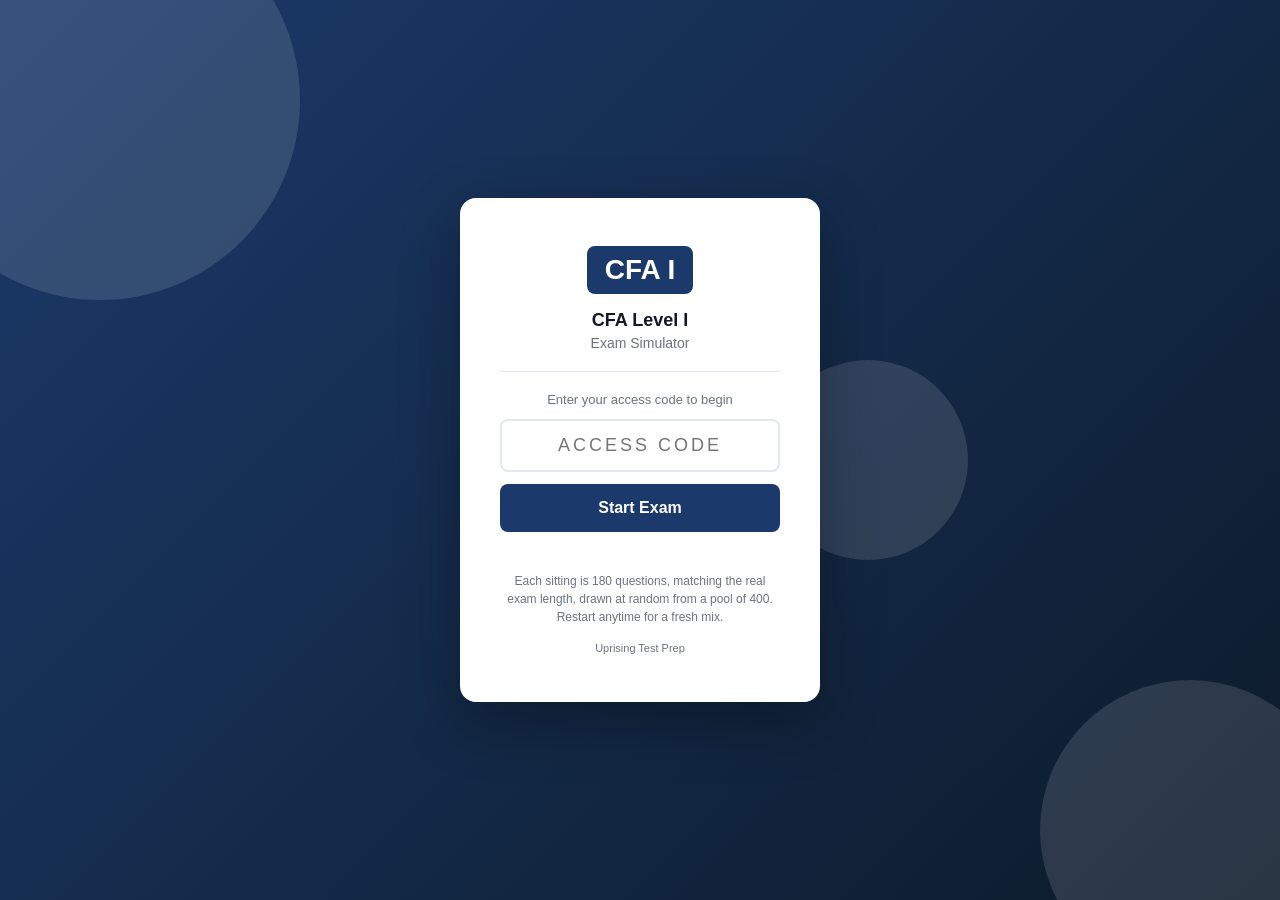
<file: index.html>
<!DOCTYPE html>
<html lang="en">
<head>
  <meta charset="UTF-8" />
  <meta name="viewport" content="width=device-width, initial-scale=1.0, viewport-fit=cover" />
  <meta name="apple-mobile-web-app-capable" content="yes" />
  <meta name="apple-mobile-web-app-status-bar-style" content="black-translucent" />
  <title>CFA Level I Exam Simulator</title>
  <link rel="stylesheet" href="style.css" />
</head>
<body>

<div id="access-gate">
  <div class="gate-bg-shapes">
    <div class="shape shape-1"></div>
    <div class="shape shape-2"></div>
    <div class="shape shape-3"></div>
  </div>
  <div class="gate-card">
    <div class="gate-logo">
      <div class="logo-badge">CFA I</div>
    </div>
    <h1 class="gate-title">CFA Level I</h1>
    <p class="gate-subtitle">Exam Simulator</p>
    <div class="gate-divider"></div>
    <p class="gate-instruction">Enter your access code to begin</p>
    <input type="text" id="access-code-input" class="gate-input"
           placeholder="Access Code" autocomplete="off"
           maxlength="20" spellcheck="false" />
    <button id="access-btn" class="gate-btn">Start Exam</button>
    <p id="access-error" class="gate-error"></p>
    <p class="gate-pool-note">Each sitting is 180 questions, matching the real exam length, drawn at random from a pool of 400. Restart anytime for a fresh mix.</p>
    <p class="gate-hint">Uprising Test Prep</p>
  </div>
</div>

<div id="app" style="display:none">
  <header class="top-bar">
    <div class="bar-left">
      <span class="bar-logo">CFA I</span>
      <span class="bar-title">Exam Simulator</span>
    </div>
    <div class="bar-right">
      <span class="bar-timer" id="timer-display">--:--</span>
      <button class="bar-btn" id="flag-btn">Flag</button>
      <button class="bar-btn bar-btn-primary" id="submit-btn">
        <span class="btn-full">Submit Exam</span>
        <span class="btn-short">Submit</span>
      </button>
    </div>
  </header>

  <div class="progress-strip">
    <div class="progress-bar" id="progress-bar"></div>
  </div>

  <main class="exam-main">
    <div class="question-panel">
      <div class="q-meta">
        <span id="q-counter"></span>
        <span id="q-domain" class="q-domain-tag"></span>
        <span id="q-flag-indicator" class="flag-chip" style="display:none">Flagged</span>
      </div>
      <!-- Shared text for a linked cluster (a clinical case, a reading
           passage). It sits ABOVE the stem, which is the one thing that
           legitimately precedes it, and repeats on every question in the
           cluster so nobody has to page backwards. -->
      <div id="q-cluster-wrap" class="cluster-wrap" style="display:none"></div>
      <p id="question-text" class="q-text"></p>
      <!-- The picture sits BELOW the question text so the simulator matches
           the printed book exactly: stem, then picture, then options. They
           used to disagree (book put the picture under the stem, simulator put
           it above), so no single wording could be true in both places, and
           184 of MLPAO's 185 image questions said "shown above" while the
           book printed the picture below the sentence. Write stems with
           neutral wording ("the strip shown", "the diagram shows") and this
           whole class of bug cannot come back. -->
      <div id="q-image-wrap" style="display:none; margin-bottom:14px;"></div>
      <div id="options-list" class="options-list"></div>
      <div id="explanation-box" class="explanation-box" style="display:none">
        <div class="explanation-label">Explanation</div>
        <p id="explanation-text" class="explanation-text"></p>
      </div>
    </div>
    <div class="nav-bar">
      <button class="nav-btn" id="prev-btn">&#8592; Prev</button>
      <button class="nav-btn nav-btn-map" id="map-btn">Question Map</button>
      <button class="nav-btn nav-btn-next" id="next-btn">Next &#8594;</button>
    </div>
  </main>
</div>

<!-- Question Map Modal -->
<div id="map-modal" style="display:none">
  <div class="map-backdrop" id="map-backdrop"></div>
  <div class="map-panel">
    <div class="map-header">
      <span class="map-title">Question Map</span>
      <button id="map-close" class="map-close-btn">&#x2715; Close</button>
    </div>
    <div class="map-legend">
      <span class="leg-item"><span class="leg-swatch leg-answered"></span>Answered</span>
      <span class="leg-item"><span class="leg-swatch leg-flagged"></span>Flagged</span>
      <span class="leg-item"><span class="leg-swatch leg-unanswered"></span>Unanswered</span>
    </div>
    <div id="q-grid" class="q-grid"></div>
  </div>
</div>

<div id="results-screen" style="display:none">
  <div class="results-card">
    <div class="res-header">
      <div class="res-badge">CFA I</div>
      <h2 id="res-status" class="res-status"></h2>
      <p id="res-score" class="res-score"></p>
    </div>
    <div id="res-domains" class="res-domains"></div>
    <p class="mode-pool-note">This sitting drew 180 questions from a pool of 400 simulator questions. Restart for a fresh mix, or see the printed book for the full question bank.</p>
    <button id="res-review-btn" class="res-btn">Review Answers</button>
    <button id="res-restart-btn" class="res-btn res-btn-secondary">Restart</button>
  </div>
</div>

<script src="questions.js"></script>
<script src="app.js"></script>
</body>
</html>
</file>
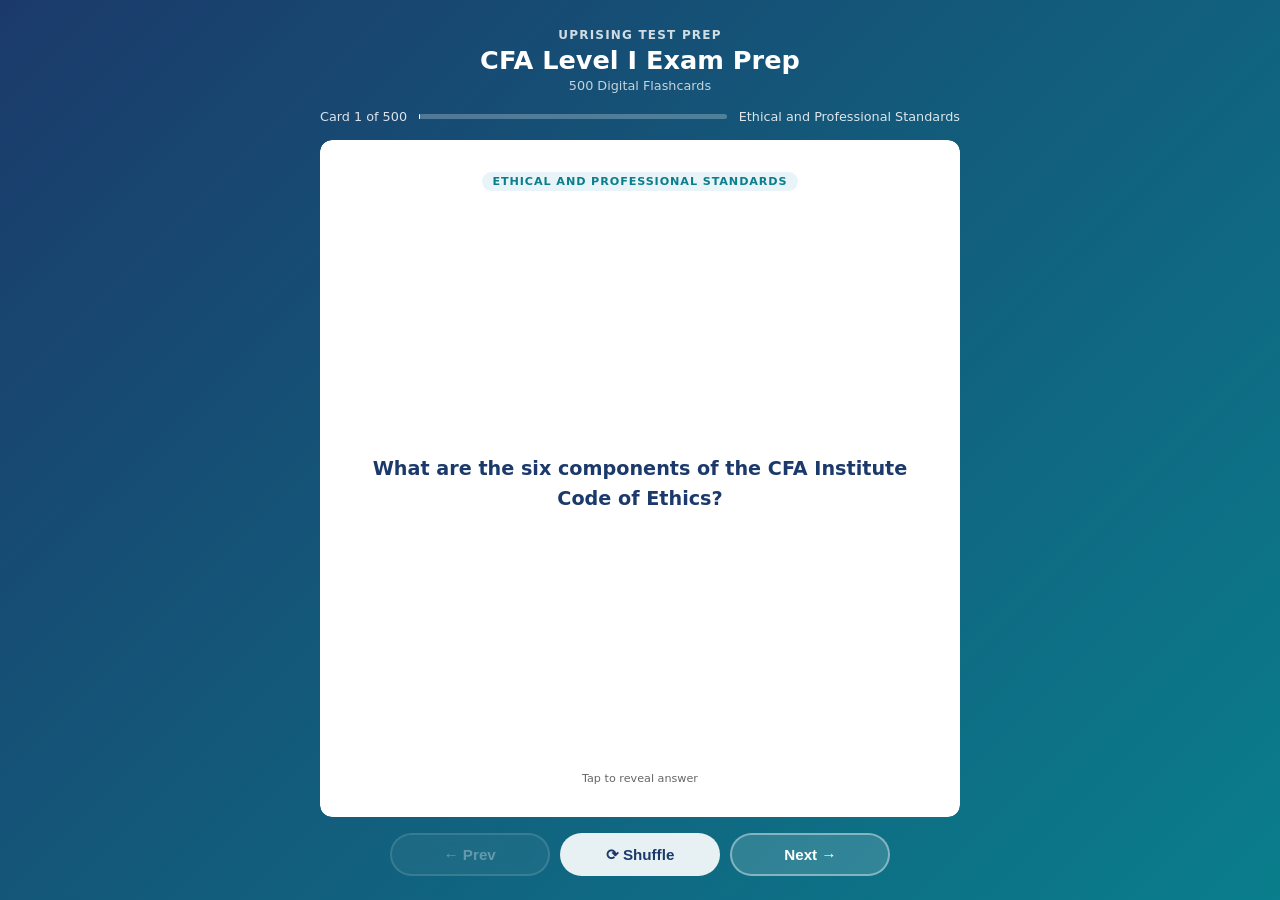
<file: flashcards/index.html>
<!DOCTYPE html>
<html lang="en">
<head>
  <meta charset="UTF-8">
  <meta name="viewport" content="width=device-width, initial-scale=1.0">
  <title>CFA Level I Exam Prep: Flashcards</title>
  <style>
    :root {
      --blue:   #1B3A6B;
      --teal:   #0A7E8C;
      --ltblue: #E8F4F8;
      --white:  #FFFFFF;
      --text:   #1A1A1A;
      --muted:  #666;
      --radius: 12px;
    }
    * { box-sizing: border-box; margin: 0; padding: 0; }
    html, body { height: 100%; }
    body {
      font-family: 'Segoe UI', system-ui, sans-serif;
      background: linear-gradient(135deg, var(--blue) 0%, var(--teal) 100%);
      /* Pinned, not min-height: the page must never grow, or the controls
         get pushed below the fold on iOS where 100dvh and height:100%
         disagree. The height:100% rule above is the pre-dvh fallback. */
      height: 100dvh;
      max-height: 100dvh;
      overflow: hidden;
      display: flex;
      flex-direction: column;
      align-items: center;
      padding: 1.25rem 1rem 1rem;
      gap: 0.75rem;
      overflow-x: hidden;
    }
    header { text-align: center; color: #fff; flex-shrink: 0; }
    header .brand { font-size: 0.75rem; font-weight: 700; letter-spacing: 0.1em; opacity: 0.8; text-transform: uppercase; }
    header h1 { font-size: 1.3rem; font-weight: 800; margin-top: 0.2rem; }
    header .subtitle { font-size: 0.8rem; opacity: 0.75; margin-top: 0.15rem; }
    #progress-info {
      display: flex; align-items: center; gap: 0.75rem;
      color: rgba(255,255,255,0.85); font-size: 0.8rem;
      flex-shrink: 0; width: 100%; max-width: 640px;
    }
    #progress-bar-track {
      flex: 1; background: rgba(255,255,255,0.25);
      border-radius: 4px; height: 5px;
    }
    #progress-bar-fill { height: 100%; background: #fff; border-radius: 4px; transition: width 0.3s; }
    .card-scene {
      width: 100%; max-width: 640px;
      perspective: 1200px;
      cursor: pointer;
      flex: 1; min-height: 0;
      display: flex; flex-direction: column;
    
      /* WebKit does not clip overflow inside a preserve-3d context, so the
         answer pane's own clip is dropped and a long answer paints over the
         Prev/Next row. This element only sets the perspective and is NOT
         itself in the 3D context, so its clip is honoured in every engine. */
      overflow: hidden;
      border-radius: var(--radius);
    }
    .card-inner {
      position: relative; width: 100%;
      flex: 1; min-height: 0;
      transition: transform 0.55s cubic-bezier(.4,0,.2,1);
      transform-style: preserve-3d;
    }
    .card-scene.flipped .card-inner { transform: rotateY(180deg); }
    .card-face {
      position: absolute; inset: 0;
      backface-visibility: hidden; -webkit-backface-visibility: hidden;
      border-radius: var(--radius);
      display: flex; flex-direction: column;
      padding: 1.5rem 1.75rem;
      box-shadow: 0 12px 40px rgba(0,0,0,0.2);
      overflow: hidden;
    
      /* Painting through a mask forces WebKit to allocate a real clipping
         layer for a 3D-transformed element, which is what makes the
         overflow:hidden and the rounded corners above actually apply. */
      -webkit-mask-image: -webkit-radial-gradient(#fff, #000);
              mask-image: radial-gradient(#fff, #000);
    }
    .card-front { background: var(--white); align-items: center; justify-content: center; }
    .card-back  { background: var(--ltblue); transform: rotateY(180deg); }
    .card-badge {
      font-size: 0.7rem; font-weight: 700; text-transform: uppercase;
      letter-spacing: 0.08em;
      background: var(--ltblue); color: var(--teal);
      padding: 0.2rem 0.65rem; border-radius: 20px;
      margin-bottom: 0.85rem; flex-shrink: 0;
    }
    .card-back .card-badge { background: rgba(10,126,140,0.12); }
    .card-front .q-text {
      font-size: 1.1rem; font-weight: 600; color: var(--blue); line-height: 1.55;
      text-align: center; overflow-y: auto; flex: 1;
      display: flex; align-items: center; justify-content: center;
      scrollbar-width: thin; scrollbar-color: rgba(27,58,107,0.3) transparent;
    }
    .card-back .a-label { font-size: 0.7rem; font-weight: 700; color: var(--teal); text-transform: uppercase; letter-spacing: 0.08em; margin-bottom: 0.4rem; flex-shrink: 0; }
    .card-back .a-text  {
      font-size: 0.975rem; color: var(--text); line-height: 1.65;
      overflow-y: auto; flex: 1; min-height: 0; padding-right: 4px;
      scrollbar-width: thin; scrollbar-color: rgba(10,126,140,0.4) transparent;
    
      -webkit-overflow-scrolling: touch;
      overscroll-behavior: contain;
    }
    .card-back .a-text::-webkit-scrollbar { width: 4px; }
    .card-back .a-text::-webkit-scrollbar-track { background: transparent; }
    .card-back .a-text::-webkit-scrollbar-thumb { background: rgba(10,126,140,0.4); border-radius: 4px; }
    .tap-hint { flex-shrink: 0; margin-top: 0.6rem; font-size: 0.7rem; color: var(--muted); text-align: center; }
    .card-back .tap-hint { color: var(--teal); opacity: 0.7; }
    .controls {
      display: flex; gap: 0.65rem; flex-wrap: nowrap;
      justify-content: center; flex-shrink: 0;
      width: 100%; max-width: 640px;
      padding-bottom: env(safe-area-inset-bottom, 0px);
    }
    .btn {
      padding: 0.6rem 1.2rem; border-radius: 50px;
      border: 2px solid rgba(255,255,255,0.4);
      background: rgba(255,255,255,0.15); color: #fff;
      font-weight: 700; font-size: 0.875rem; cursor: pointer;
      transition: all 0.2s; backdrop-filter: blur(4px);
      white-space: nowrap; flex: 1; max-width: 160px;
    }
    .btn:hover { background: rgba(255,255,255,0.3); border-color: rgba(255,255,255,0.7); }
    .btn:active { transform: scale(0.96); }
    .btn:disabled { opacity: 0.35; cursor: not-allowed; }
    .btn.btn-primary { background: rgba(255,255,255,0.9); color: var(--blue); border-color: transparent; }
    .btn.btn-primary:hover { background: #fff; }
    #loading { color: rgba(255,255,255,0.8); font-size: 1rem; text-align: center; padding: 3rem; flex: 1; }
    @media (min-width: 768px) {
      body { padding: 1.75rem 1.5rem 1.5rem; gap: 1rem; }
      header h1 { font-size: 1.6rem; }
      .card-face { padding: 2rem 2.5rem; }
      .card-front .q-text { font-size: 1.2rem; }
      .card-back .a-text { font-size: 1.05rem; }
      .btn { font-size: 0.95rem; padding: 0.65rem 1.4rem; }
    }
    @media (max-width: 380px) {
      body { padding: 0.75rem; gap: 0.5rem; }
      header .brand { font-size: 0.65rem; }
      header h1 { font-size: 1.1rem; }
      header .subtitle { display: none; }
      .card-face { padding: 1rem 1.1rem; }
      .card-front .q-text { font-size: 0.975rem; }
      .card-back .a-text { font-size: 0.875rem; }
      .btn { font-size: 0.8rem; padding: 0.5rem 0.75rem; }
    }
  </style>
</head>
<body>
<header>
  <div class="brand">Uprising Test Prep</div>
  <h1>CFA Level I Exam Prep</h1>
  <div class="subtitle">500 Digital Flashcards</div>
</header>
<div id="progress-info">
  <span id="card-counter">Card 1 of 500</span>
  <div id="progress-bar-track"><div id="progress-bar-fill" style="width:0%"></div></div>
  <span id="domain-label"></span>
</div>
<div id="loading">Loading flashcards...</div>
<div class="card-scene" id="card-scene" style="display:none" onclick="flipCard()">
  <div class="card-inner" id="card-inner">
    <div class="card-face card-front">
      <div class="card-badge" id="front-badge"></div>
      <div class="q-text" id="q-text"></div>
      <div class="tap-hint">Tap to reveal answer</div>
    </div>
    <div class="card-face card-back">
      <div class="card-badge" id="back-badge">Answer</div>
      <div class="a-label">Answer</div>
      <div class="a-text" id="a-text"></div>
      <div class="tap-hint">Tap to flip back</div>
    </div>
  </div>
</div>
<div class="controls" id="controls" style="display:none">
  <button class="btn" id="prev-btn" onclick="event.stopPropagation();move(-1)" disabled>&#8592; Prev</button>
  <button class="btn btn-primary" onclick="event.stopPropagation();shuffleCards()">&#10227; Shuffle</button>
  <button class="btn" id="next-btn" onclick="event.stopPropagation();move(1)">Next &#8594;</button>
</div>
<script>
const DOMAIN_LABELS = {
  ethical_and_professional_standards: "Ethical and Professional Standards",
  quantitative_methods: "Quantitative Methods",
  economics: "Economics",
  financial_statement_analysis: "Financial Statement Analysis",
  corporate_issuers: "Corporate Issuers",
  equity_investments: "Equity Investments",
  fixed_income: "Fixed Income",
  derivatives: "Derivatives",
  alternative_investments: "Alternative Investments",
  portfolio_management: "Portfolio Management",
};
let cards   = [];
let current = 0;
async function init() {
  try {
    const res = await fetch('flashcards.json');
    if (!res.ok) throw new Error('Network error');
    cards = await res.json();
    document.getElementById('loading').style.display    = 'none';
    document.getElementById('card-scene').style.display = 'flex';
    document.getElementById('controls').style.display   = 'flex';
    show();
  } catch (e) {
    document.getElementById('loading').textContent = 'Error loading flashcards. Please try refreshing.';
  }
}
function domainLabel(key) {
  return DOMAIN_LABELS[key] || key.replace(/_/g, ' ').replace(/\b\w/g, c => c.toUpperCase());
}
function show() {
  const c = cards[current];
  document.getElementById('card-scene').classList.remove('flipped');
  document.getElementById('a-text').scrollTop = 0;
  const label = domainLabel(c.domain || c.chapter || '');
  document.getElementById('q-text').textContent       = c.front;
  document.getElementById('a-text').textContent       = c.back;
  document.getElementById('front-badge').textContent  = label;
  document.getElementById('back-badge').textContent   = label;
  document.getElementById('card-counter').textContent = `Card ${current+1} of ${cards.length}`;
  document.getElementById('domain-label').textContent = label;
  document.getElementById('progress-bar-fill').style.width = `${((current+1)/cards.length*100).toFixed(1)}%`;
  document.getElementById('prev-btn').disabled = current === 0;
  document.getElementById('next-btn').disabled = current === cards.length - 1;
}
function flipCard() { document.getElementById('card-scene').classList.toggle('flipped'); }
function move(dir) {
  const next = current + dir;
  if (next < 0 || next >= cards.length) return;
  current = next; show();
}
function shuffleCards() {
  for (let i = cards.length - 1; i > 0; i--) {
    const j = Math.floor(Math.random() * (i+1));
    [cards[i], cards[j]] = [cards[j], cards[i]];
  }
  current = 0; show();
}
document.addEventListener('keydown', e => {
  if (e.key === 'ArrowRight' || e.key === 'ArrowDown') move(1);
  else if (e.key === 'ArrowLeft' || e.key === 'ArrowUp') move(-1);
  else if (e.key === ' ' || e.key === 'Enter') { e.preventDefault(); flipCard(); }
});
init();
</script>
</body>
</html>
</file>
<file: style.css>
/* CFA1 Exam Simulator, Styles */
:root {
  --primary:   #1B3A6B;
  --pass:      #059669;
  --fail:      #DC2626;
  --bg:        #F3F4F8;
  --card:      #FFFFFF;
  --border:    #E2E8F0;
  --text:      #111827;
  --muted:     #6B7280;
  --radius:    10px;
}
*, *::before, *::after { box-sizing: border-box; margin: 0; padding: 0; }
body {
  font-family: -apple-system, BlinkMacSystemFont, "Segoe UI", sans-serif;
  background: var(--bg);
  color: var(--text);
  height: 100vh;
  height: 100dvh;
  overflow: hidden;
  -webkit-text-size-adjust: 100%;
}

/* ── Access Gate ─────────────────────────────────────────────────────────── */
#access-gate {
  display: flex;
  align-items: center;
  justify-content: center;
  height: 100vh;
  height: 100dvh;
  background: linear-gradient(135deg, var(--primary) 0%, #0d1b2a 100%);
  position: relative;
  overflow: hidden;
  padding: 20px;
  padding-top: max(20px, env(safe-area-inset-top));
  padding-bottom: max(20px, env(safe-area-inset-bottom));
}
.gate-bg-shapes { position: absolute; inset: 0; pointer-events: none; }
.shape { position: absolute; border-radius: 50%; opacity: .12; background: #fff; }
.shape-1 { width: 400px; height: 400px; top: -100px; left: -100px; }
.shape-2 { width: 300px; height: 300px; bottom: -80px; right: -60px; }
.shape-3 { width: 200px; height: 200px; top: 40%; left: 60%; }
.gate-card {
  background: #fff;
  border-radius: 16px;
  padding: 48px 40px;
  text-align: center;
  width: 100%;
  max-width: 360px;
  position: relative;
  z-index: 1;
  box-shadow: 0 20px 60px rgba(0,0,0,.3);
}
.logo-badge {
  display: inline-block;
  background: var(--primary);
  color: #fff;
  font-weight: 800;
  font-size: 28px;
  padding: 8px 18px;
  border-radius: 8px;
}
.gate-title { font-size: 18px; font-weight: 700; margin-top: 16px; color: var(--text); }
.gate-subtitle { color: var(--muted); font-size: 14px; margin-top: 4px; }
.gate-divider { height: 1px; background: var(--border); margin: 20px 0; }
.gate-instruction { font-size: 13px; color: var(--muted); margin-bottom: 12px; }
.gate-input {
  width: 100%;
  padding: 14px 16px;
  border: 2px solid var(--border);
  border-radius: 8px;
  font-size: 18px;
  text-align: center;
  text-transform: uppercase;
  letter-spacing: 3px;
  outline: none;
}
.gate-input:focus { border-color: var(--primary); }
.gate-btn {
  width: 100%;
  margin-top: 12px;
  padding: 15px;
  background: var(--primary);
  color: #fff;
  border: none;
  border-radius: 8px;
  font-size: 16px;
  font-weight: 600;
  cursor: pointer;
  -webkit-tap-highlight-color: transparent;
}
.gate-btn:hover { opacity: .9; }
.gate-error { color: var(--fail); font-size: 13px; margin-top: 8px; min-height: 18px; }
.gate-pool-note { color: var(--muted); font-size: 12px; margin-top: 14px; line-height: 1.5; }
.gate-hint { color: var(--muted); font-size: 11px; margin-top: 16px; }
.mode-pool-note { color: var(--muted); font-size: 13px; margin: 10px 0 18px; line-height: 1.5; }

/* ── App shell ───────────────────────────────────────────────────────────── */
#app {
  display: flex;
  flex-direction: column;
  height: 100vh;
  height: 100dvh;
  padding-top: env(safe-area-inset-top);
}
.top-bar {
  display: flex;
  justify-content: space-between;
  align-items: center;
  background: var(--primary);
  color: #fff;
  padding: 0 20px;
  padding-left: max(20px, env(safe-area-inset-left));
  padding-right: max(20px, env(safe-area-inset-right));
  height: 52px;
  flex-shrink: 0;
  gap: 8px;
}
.bar-left { display: flex; align-items: center; gap: 8px; min-width: 0; }
.bar-logo { font-weight: 800; font-size: 18px; flex-shrink: 0; }
.bar-title { font-size: 14px; opacity: .8; white-space: nowrap; overflow: hidden; text-overflow: ellipsis; }
.bar-right { display: flex; align-items: center; gap: 8px; flex-shrink: 0; }
.bar-timer {
  font-variant-numeric: tabular-nums;
  font-size: 16px;
  font-weight: 600;
  min-width: 68px;
  text-align: right;
}
.bar-btn {
  padding: 7px 13px;
  background: rgba(255,255,255,.15);
  border: 1px solid rgba(255,255,255,.3);
  color: #fff;
  border-radius: 6px;
  cursor: pointer;
  font-size: 13px;
  white-space: nowrap;
  -webkit-tap-highlight-color: transparent;
  touch-action: manipulation;
}
.bar-btn:hover { background: rgba(255,255,255,.25); }
.bar-btn-primary {
  background: #fff;
  color: var(--primary);
  border-color: #fff;
  font-weight: 600;
}
.bar-btn-primary:hover { background: #f0f0f0; }
.btn-short { display: none; }
.btn-full  { display: inline; }

.progress-strip { height: 4px; background: rgba(0,0,0,.1); flex-shrink: 0; }
.progress-bar   { height: 100%; background: #4ade80; transition: width .3s; }

/* ── Main exam area ──────────────────────────────────────────────────────── */
.exam-main {
  flex: 1;
  overflow: hidden;
  display: flex;
  flex-direction: column;
  padding: 16px 20px 0;
  padding-left: max(16px, env(safe-area-inset-left));
  padding-right: max(16px, env(safe-area-inset-right));
  min-height: 0;
}
.question-panel { flex: 1; overflow-y: auto; padding-bottom: 12px; -webkit-overflow-scrolling: touch; }
.q-meta {
  display: flex;
  align-items: center;
  gap: 8px;
  margin-bottom: 12px;
  font-size: 13px;
  color: var(--muted);
  flex-wrap: wrap;
}
.q-domain-tag {
  background: var(--primary);
  color: #fff;
  padding: 2px 8px;
  border-radius: 4px;
  font-size: 11px;
  font-weight: 600;
}
.flag-chip {
  background: #FEF3C7;
  color: #92400E;
  padding: 2px 8px;
  border-radius: 4px;
  font-size: 11px;
  font-weight: 600;
}
.cluster-wrap {
  border-left: 4px solid var(--primary, #1B3A6B);
  background: #F2F6FC; border-radius: 8px;
  padding: 10px 14px; margin-bottom: 16px;
}
.cluster-label {
  font-size: 11px; font-weight: 700; letter-spacing: 0.06em;
  text-transform: uppercase; color: var(--primary, #1B3A6B); margin-bottom: 6px;
}
.cluster-body {
  max-height: 38vh; overflow-y: auto; font-size: 15px; line-height: 1.6;
  -webkit-overflow-scrolling: touch;
}
.cluster-body p + p { margin-top: 10px; }
@media (min-width: 1100px) { .cluster-body { max-height: 52vh; } }

.q-image {
  max-width: 100%;
  /* Cap the height too. With only max-width, a tall exhibit renders at full
     width and pushes the stem and every option below the fold, so the question
     looks like it has no answers until the candidate scrolls. Found on CNPLE. */
  max-height: 62vh;
  width: auto;
  height: auto;
  object-fit: contain;
  border-radius: 6px;
  border: 1px solid var(--border);
  display: block;
  margin-bottom: 14px;
}
.q-text { font-size: 16px; line-height: 1.65; margin-bottom: 20px; }
.options-list { display: flex; flex-direction: column; gap: 10px; }
.option {
  display: flex;
  align-items: flex-start;
  gap: 12px;
  padding: 15px 16px;
  background: var(--card);
  border: 2px solid var(--border);
  border-radius: var(--radius);
  cursor: pointer;
  transition: .15s;
  -webkit-tap-highlight-color: transparent;
  touch-action: manipulation;
  min-height: 52px;
}
.option:hover  { border-color: var(--primary); background: #F8FAFF; }
.option.selected  { border-color: var(--primary); background: #EEF3FF; }
.option.correct   { border-color: #059669; background: #ECFDF5; }
.option.incorrect { border-color: #DC2626; background: #FEF2F2; }
.explanation-box {
  margin-top: 20px;
  padding: 16px 18px;
  background: #F0F9FF;
  border-left: 4px solid #2563EB;
  border-radius: 6px;
}
.explanation-label {
  font-size: 11px;
  font-weight: 700;
  text-transform: uppercase;
  letter-spacing: .06em;
  color: #2563EB;
  margin-bottom: 8px;
}
.explanation-text { font-size: 14.5px; line-height: 1.7; color: #1e293b; margin: 0; }
.opt-letter { font-weight: 700; font-size: 15px; color: var(--primary); min-width: 22px; padding-top: 1px; flex-shrink: 0; }
.opt-text   { font-size: 15px; line-height: 1.5; }

/* ── Nav bar ─────────────────────────────────────────────────────────────── */
.nav-bar {
  display: flex;
  align-items: center;
  gap: 8px;
  padding: 10px 0;
  padding-bottom: max(14px, env(safe-area-inset-bottom));
  flex-shrink: 0;
}
.nav-btn {
  flex: 1;
  padding: 13px 8px;
  background: var(--card);
  border: 1px solid var(--border);
  border-radius: 8px;
  cursor: pointer;
  font-size: 15px;
  font-weight: 500;
  text-align: center;
  -webkit-tap-highlight-color: transparent;
  touch-action: manipulation;
  min-height: 48px;
}
.nav-btn:hover      { background: #f0f0f0; }
.nav-btn-map {
  background: var(--bg);
  border-color: var(--primary);
  color: var(--primary);
  font-weight: 600;
}
.nav-btn-map:hover { background: #EEF3FF; }
.nav-btn-next {
  background: var(--primary);
  color: #fff;
  border-color: var(--primary);
}
.nav-btn-next:hover { opacity: .9; }

/* ── Question Map Modal ──────────────────────────────────────────────────── */
#map-modal {
  position: fixed;
  inset: 0;
  z-index: 1000;
  display: flex;
  flex-direction: column;
  justify-content: flex-end;
}
.map-backdrop { position: absolute; inset: 0; background: rgba(0,0,0,.5); }
.map-panel {
  position: relative;
  background: #fff;
  border-radius: 20px 20px 0 0;
  padding: 20px;
  padding-bottom: max(20px, env(safe-area-inset-bottom));
  max-height: 80vh;
  max-height: 80dvh;
  display: flex;
  flex-direction: column;
  box-shadow: 0 -4px 30px rgba(0,0,0,.2);
}
.map-header {
  display: flex;
  align-items: center;
  justify-content: space-between;
  margin-bottom: 12px;
  flex-shrink: 0;
}
.map-title { font-size: 17px; font-weight: 700; color: var(--text); }
.map-close-btn {
  padding: 8px 16px;
  background: var(--bg);
  border: 1px solid var(--border);
  border-radius: 8px;
  cursor: pointer;
  font-size: 14px;
  font-weight: 500;
  min-height: 40px;
  -webkit-tap-highlight-color: transparent;
  touch-action: manipulation;
}
.map-close-btn:hover { background: #e5e7eb; }
.map-legend { display: flex; gap: 16px; margin-bottom: 14px; flex-shrink: 0; flex-wrap: wrap; }
.leg-item { display: flex; align-items: center; gap: 6px; font-size: 13px; color: var(--muted); }
.leg-swatch {
  width: 16px;
  height: 16px;
  border-radius: 3px;
  border: 1px solid var(--border);
  background: var(--card);
  display: inline-block;
  flex-shrink: 0;
}
.leg-swatch.leg-answered  { background: var(--primary); border-color: var(--primary); }
.leg-swatch.leg-flagged   { background: #FEF3C7; border-color: #F59E0B; }
.leg-swatch.leg-unanswered { background: var(--card); }
.q-grid {
  display: flex;
  flex-wrap: wrap;
  gap: 6px;
  overflow-y: auto;
  flex: 1;
  padding-bottom: 8px;
  -webkit-overflow-scrolling: touch;
}
.grid-btn {
  width: 40px;
  height: 40px;
  border: 1px solid var(--border);
  border-radius: 6px;
  background: var(--card);
  font-size: 12px;
  cursor: pointer;
  font-weight: 500;
  -webkit-tap-highlight-color: transparent;
  touch-action: manipulation;
}
.grid-btn.answered { background: var(--primary); color: #fff; border-color: var(--primary); }
.grid-btn.flagged  { background: #FEF3C7; border-color: #F59E0B; }
.grid-btn.active   { outline: 3px solid var(--primary); outline-offset: 2px; }

/* ── Results ─────────────────────────────────────────────────────────────── */
#results-screen {
  display: flex;
  align-items: flex-start;
  justify-content: center;
  min-height: 100vh;
  min-height: 100dvh;
  background: var(--bg);
  overflow-y: auto;
  -webkit-overflow-scrolling: touch;
  padding: 20px 16px;
  padding-top: max(20px, env(safe-area-inset-top));
  padding-bottom: max(20px, env(safe-area-inset-bottom));
}
.results-card {
  background: var(--card);
  border-radius: 16px;
  padding: 40px;
  max-width: 480px;
  width: 100%;
  box-shadow: 0 8px 30px rgba(0,0,0,.1);
}
.res-header { text-align: center; margin-bottom: 24px; }
.res-badge {
  display: inline-block;
  background: var(--primary);
  color: #fff;
  font-weight: 800;
  font-size: 22px;
  padding: 6px 16px;
  border-radius: 8px;
}
.res-status { font-size: 36px; font-weight: 800; margin-top: 12px; }
.res-score  { font-size: 18px; color: var(--muted); margin-top: 4px; }
.res-domains { margin-bottom: 24px; display: flex; flex-direction: column; gap: 10px; }
.res-domain-row { display: flex; align-items: center; gap: 8px; font-size: 13px; }
.res-domain-name { width: 160px; font-weight: 500; flex-shrink: 0; }
.res-domain-bar-wrap { flex: 1; background: #E5E7EB; border-radius: 4px; height: 8px; overflow: hidden; }
.res-domain-bar { height: 100%; border-radius: 4px; transition: width .5s; }
.res-domain-pct { width: 36px; text-align: right; font-weight: 600; }
.res-btn {
  width: 100%;
  padding: 15px;
  background: var(--primary);
  color: #fff;
  border: none;
  border-radius: 8px;
  font-size: 15px;
  font-weight: 600;
  cursor: pointer;
  margin-bottom: 10px;
  min-height: 52px;
  -webkit-tap-highlight-color: transparent;
  touch-action: manipulation;
}
.res-btn:hover { opacity: .9; }
.res-btn-secondary {
  background: transparent;
  color: var(--primary);
  border: 2px solid var(--primary);
}
.res-btn-secondary:hover { background: var(--primary); color: #fff; }

/* ── Mobile breakpoint (phones ≤ 640px) ─────────────────────────────────── */
@media (max-width: 640px) {
  /* Gate card */
  .gate-card { padding: 32px 24px; }

  /* Top bar: hide long title text, swap Submit label */
  .bar-title  { display: none; }
  .btn-full   { display: none; }
  .btn-short  { display: inline; }
  .bar-right  { gap: 6px; }
  .bar-btn    { padding: 6px 10px; font-size: 12px; }
  .bar-timer  { font-size: 14px; min-width: 58px; }

  /* Exam main */
  .exam-main { padding: 12px 14px 0; }
  .q-text { font-size: 16px; }
  .opt-text { font-size: 15px; }

  /* Nav bar, bigger touch targets */
  .nav-btn { font-size: 14px; padding: 14px 6px; }

  /* Results */
  .results-card { padding: 28px 20px; }
  .res-domain-name { width: 110px; font-size: 12px; }
  .res-domain-pct  { font-size: 12px; }
  .res-status { font-size: 30px; }

  /* Map grid, slightly bigger buttons on phones */
  .grid-btn { width: 42px; height: 42px; }
}

/* ── Very small phones (≤ 380px) ────────────────────────────────────────── */
@media (max-width: 380px) {
  .bar-logo { font-size: 15px; }
  .bar-btn  { padding: 5px 8px; font-size: 11px; }
  .bar-timer { font-size: 13px; min-width: 52px; }
  .nav-btn  { font-size: 13px; }
  .grid-btn { width: 38px; height: 38px; font-size: 11px; }
}
</file>
